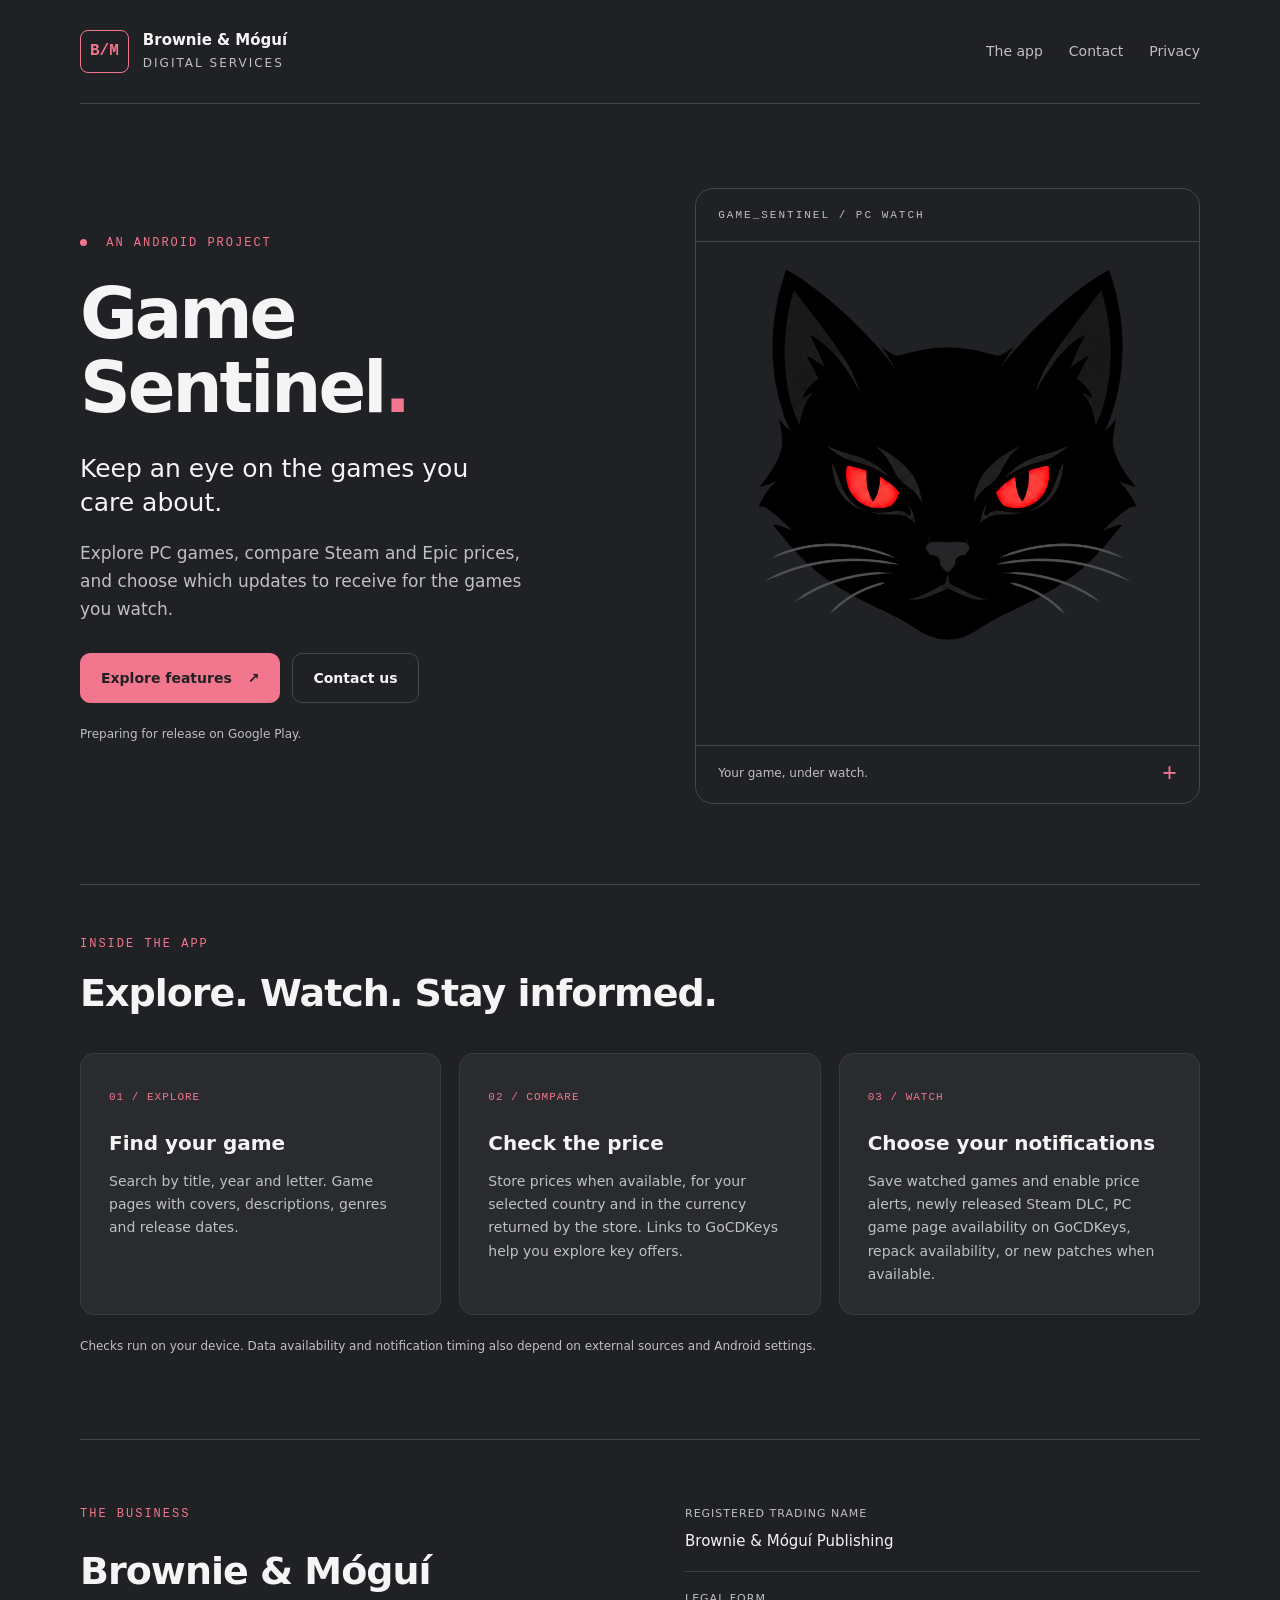
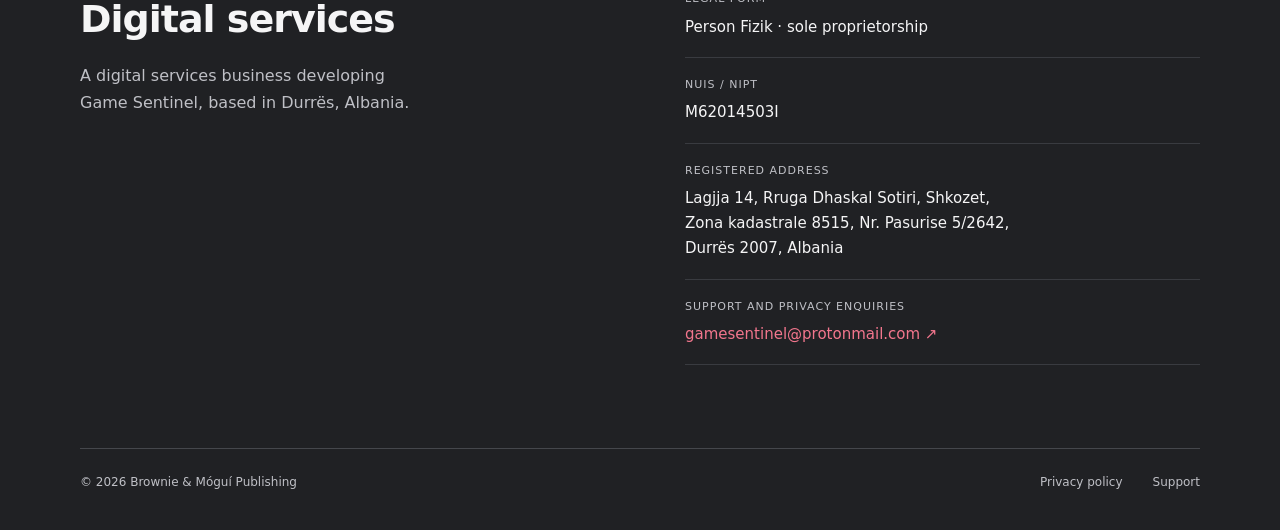
<file: index.html>
<!doctype html>
<html lang="en">
<head>
  <meta charset="utf-8">
  <meta name="viewport" content="width=device-width, initial-scale=1">
  <meta name="description" content="Brownie & Móguí Publishing presents Game Sentinel: a PC game catalogue, price comparisons and notifications for the games you watch.">
  <meta name="theme-color" content="#202124">
  <title>Game Sentinel · Brownie & Móguí Publishing</title>
  <link rel="icon" href="cat.png?v=20261013" type="image/png">
  <link rel="stylesheet" href="style.css">
</head>
<body>
  <header class="header wrap">
    <a class="brand" href="./" aria-label="Home"><span class="brand-mark" aria-hidden="true">B/M</span><span>Brownie & Móguí<span class="brand-sub">Digital services</span></span></a>
    <nav aria-label="Main navigation"><a href="#app">The app</a><a href="#contatti">Contact</a><a href="privacy.html">Privacy</a></nav>
  </header>
  <main>
    <section class="hero wrap" id="app">
      <div class="hero-copy">
        <p class="eyebrow"><span class="status-dot"></span> An Android project</p>
        <h1>Game Sentinel<span class="accent">.</span></h1>
        <p class="lead">Keep an eye on the games you care about.</p>
        <p class="intro">Explore PC games, compare Steam and Epic prices, and choose which updates to receive for the games you watch.</p>
        <div class="hero-actions"><a class="button primary" href="#funzioni">Explore features <span aria-hidden="true">↗</span></a><a class="button" href="mailto:gamesentinel@protonmail.com">Contact us</a></div>
        <p class="availability">Preparing for release on Google Play.</p>
      </div>
      <div class="hero-art"><div class="art-label">GAME_SENTINEL / PC WATCH</div><img src="cat.png?v=20261013" alt="Game Sentinel logo: a black cat with red eyes" width="640" height="640"><div class="art-bottom"><span>Your game, under watch.</span><span aria-hidden="true">+</span></div></div>
    </section>
    <section class="features wrap" id="funzioni" aria-labelledby="features-title">
      <div class="section-heading"><p class="eyebrow">Inside the app</p><h2 id="features-title">Explore. Watch. Stay informed.</h2></div>
      <div class="feature-grid">
        <article><span class="feature-number">01 / EXPLORE</span><h3>Find your game</h3><p>Search by title, year and letter. Game pages with covers, descriptions, genres and release dates.</p></article>
        <article><span class="feature-number">02 / COMPARE</span><h3>Check the price</h3><p>Store prices when available, for your selected country and in the currency returned by the store. Links to GoCDKeys help you explore key offers.</p></article>
        <article><span class="feature-number">03 / WATCH</span><h3>Choose your notifications</h3><p>Save watched games and enable price alerts, newly released Steam DLC, PC game page availability on GoCDKeys, repack availability, or new patches when available.</p></article>
      </div>
      <p class="feature-note">Checks run on your device. Data availability and notification timing also depend on external sources and Android settings.</p>
    </section>
    <section class="company wrap" id="contatti" aria-labelledby="company-title">
      <div><p class="eyebrow">The business</p><h2 id="company-title">Brownie & Móguí<br>Digital services</h2><p class="company-intro">A digital services business developing Game Sentinel, based in Durrës, Albania.</p></div>
      <div class="company-details"><dl><div><dt>Registered trading name</dt><dd>Brownie & Móguí Publishing</dd></div><div><dt>Legal form</dt><dd>Person Fizik · sole proprietorship</dd></div><div><dt>NUIS / NIPT</dt><dd>M62014503I</dd></div><div><dt>Registered address</dt><dd>Lagjja 14, Rruga Dhaskal Sotiri, Shkozet,<br>Zona kadastrale 8515, Nr. Pasurise 5/2642,<br>Durrës 2007, Albania</dd></div><div><dt>Support and privacy enquiries</dt><dd><a href="mailto:gamesentinel@protonmail.com">gamesentinel@protonmail.com <span aria-hidden="true">↗</span></a></dd></div></dl></div>
    </section>
  </main>
  <footer class="footer wrap"><span>© 2026 Brownie & Móguí Publishing</span><a href="privacy.html">Privacy policy</a><a href="mailto:gamesentinel@protonmail.com">Support</a></footer>
</body>
</html>
</file>
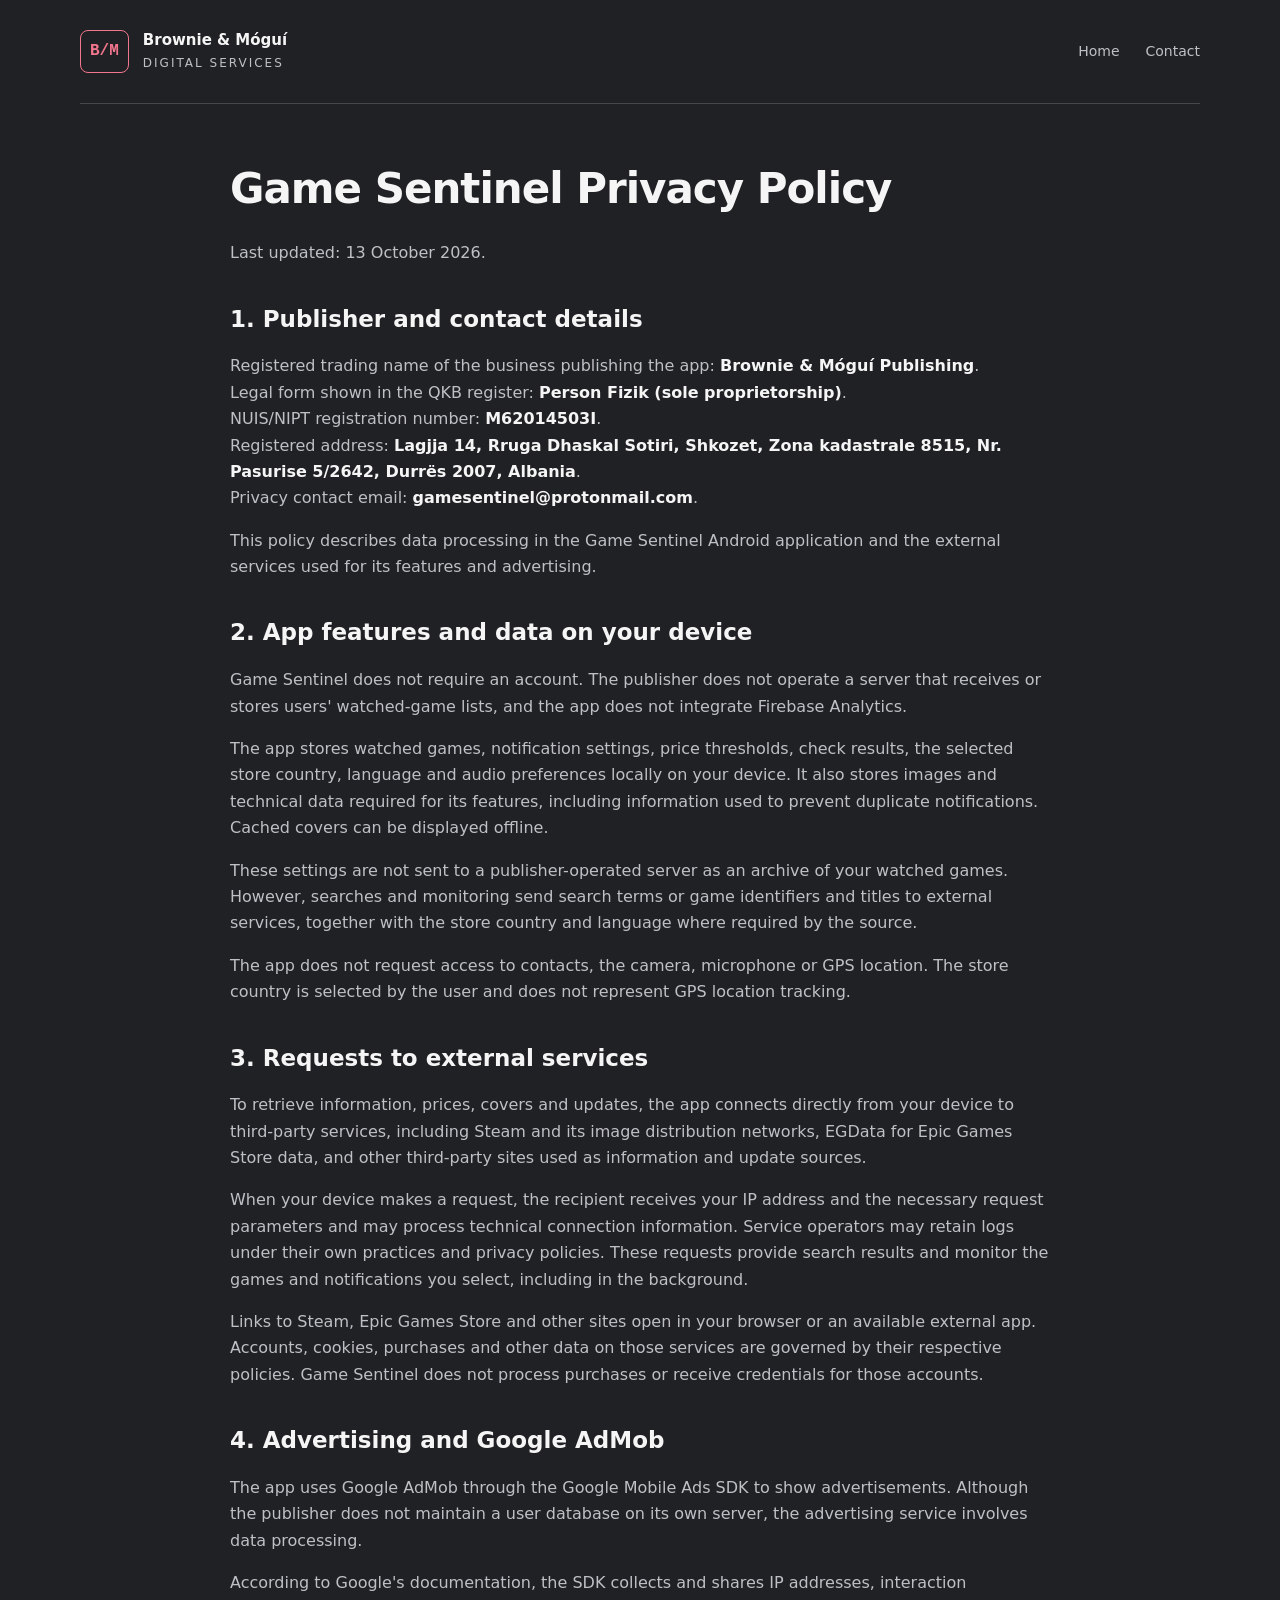
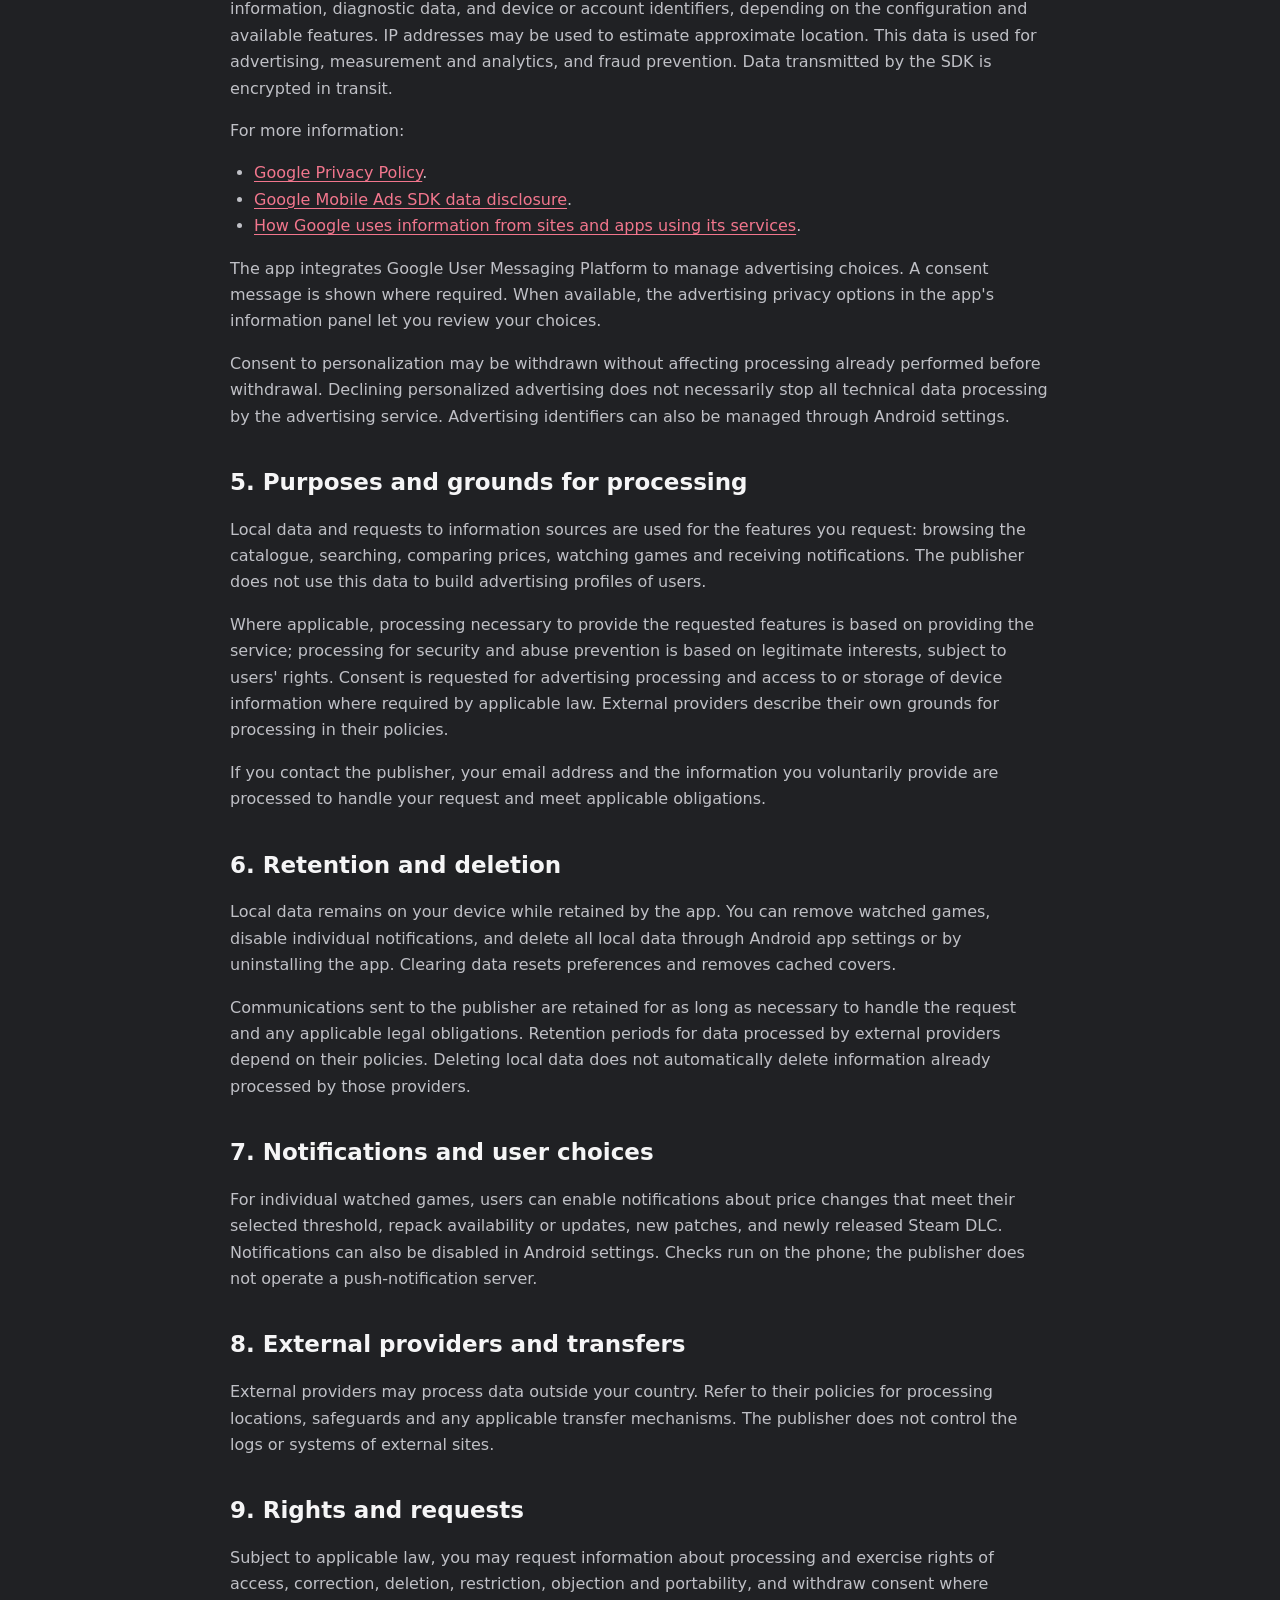
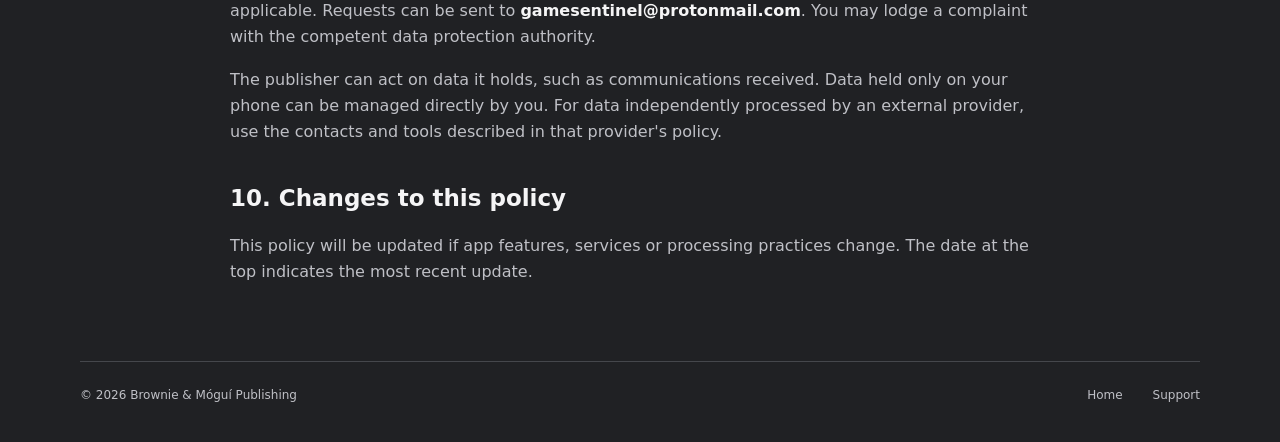
<file: privacy.html>
<!doctype html>
<html lang="en"><head><meta charset="utf-8"><meta name="viewport" content="width=device-width, initial-scale=1"><meta name="theme-color" content="#202124"><meta name="description" content="Privacy policy for the Game Sentinel Android app."><title>Privacy · Game Sentinel</title><link rel="icon" href="cat.png?v=20261013" type="image/png"><link rel="stylesheet" href="style.css"></head><body>
<header class="header wrap"><a class="brand" href="./" aria-label="Home"><span class="brand-mark" aria-hidden="true">B/M</span><span>Brownie & Móguí<span class="brand-sub">Digital services</span></span></a><nav aria-label="Main navigation"><a href="./">Home</a><a href="index.html#contatti">Contact</a></nav></header>
<main class="policy wrap">
<h1>Game Sentinel Privacy Policy</h1>
<p>Last updated: 13 October 2026.</p>
<h2>1. Publisher and contact details</h2>
<p>Registered trading name of the business publishing the app: <strong>Brownie &amp; Móguí Publishing</strong>.<br>Legal form shown in the QKB register: <strong>Person Fizik (sole proprietorship)</strong>.<br>NUIS/NIPT registration number: <strong>M62014503I</strong>.<br>Registered address: <strong>Lagjja 14, Rruga Dhaskal Sotiri, Shkozet, Zona kadastrale 8515, Nr. Pasurise 5/2642, Durrës 2007, Albania</strong>.<br>Privacy contact email: <strong>gamesentinel@protonmail.com</strong>.</p>
<p>This policy describes data processing in the Game Sentinel Android application and the external services used for its features and advertising.</p>
<h2>2. App features and data on your device</h2>
<p>Game Sentinel does not require an account. The publisher does not operate a server that receives or stores users&#x27; watched-game lists, and the app does not integrate Firebase Analytics.</p>
<p>The app stores watched games, notification settings, price thresholds, check results, the selected store country, language and audio preferences locally on your device. It also stores images and technical data required for its features, including information used to prevent duplicate notifications. Cached covers can be displayed offline.</p>
<p>These settings are not sent to a publisher-operated server as an archive of your watched games. However, searches and monitoring send search terms or game identifiers and titles to external services, together with the store country and language where required by the source.</p>
<p>The app does not request access to contacts, the camera, microphone or GPS location. The store country is selected by the user and does not represent GPS location tracking.</p>
<h2>3. Requests to external services</h2>
<p>To retrieve information, prices, covers and updates, the app connects directly from your device to third-party services, including Steam and its image distribution networks, EGData for Epic Games Store data, and other third-party sites used as information and update sources.</p>
<p>When your device makes a request, the recipient receives your IP address and the necessary request parameters and may process technical connection information. Service operators may retain logs under their own practices and privacy policies. These requests provide search results and monitor the games and notifications you select, including in the background.</p>
<p>Links to Steam, Epic Games Store and other sites open in your browser or an available external app. Accounts, cookies, purchases and other data on those services are governed by their respective policies. Game Sentinel does not process purchases or receive credentials for those accounts.</p>
<h2>4. Advertising and Google AdMob</h2>
<p>The app uses Google AdMob through the Google Mobile Ads SDK to show advertisements. Although the publisher does not maintain a user database on its own server, the advertising service involves data processing.</p>
<p>According to Google&#x27;s documentation, the SDK collects and shares IP addresses, interaction information, diagnostic data, and device or account identifiers, depending on the configuration and available features. IP addresses may be used to estimate approximate location. This data is used for advertising, measurement and analytics, and fraud prevention. Data transmitted by the SDK is encrypted in transit.</p>
<p>For more information:</p>
<ul><li><a href="https://policies.google.com/privacy?hl=en">Google Privacy Policy</a>.</li><li><a href="https://developers.google.com/admob/android/privacy/play-data-disclosure">Google Mobile Ads SDK data disclosure</a>.</li><li><a href="https://policies.google.com/technologies/partner-sites?hl=en">How Google uses information from sites and apps using its services</a>.</li></ul>
<p>The app integrates Google User Messaging Platform to manage advertising choices. A consent message is shown where required. When available, the advertising privacy options in the app&#x27;s information panel let you review your choices.</p>
<p>Consent to personalization may be withdrawn without affecting processing already performed before withdrawal. Declining personalized advertising does not necessarily stop all technical data processing by the advertising service. Advertising identifiers can also be managed through Android settings.</p>
<h2>5. Purposes and grounds for processing</h2>
<p>Local data and requests to information sources are used for the features you request: browsing the catalogue, searching, comparing prices, watching games and receiving notifications. The publisher does not use this data to build advertising profiles of users.</p>
<p>Where applicable, processing necessary to provide the requested features is based on providing the service; processing for security and abuse prevention is based on legitimate interests, subject to users&#x27; rights. Consent is requested for advertising processing and access to or storage of device information where required by applicable law. External providers describe their own grounds for processing in their policies.</p>
<p>If you contact the publisher, your email address and the information you voluntarily provide are processed to handle your request and meet applicable obligations.</p>
<h2>6. Retention and deletion</h2>
<p>Local data remains on your device while retained by the app. You can remove watched games, disable individual notifications, and delete all local data through Android app settings or by uninstalling the app. Clearing data resets preferences and removes cached covers.</p>
<p>Communications sent to the publisher are retained for as long as necessary to handle the request and any applicable legal obligations. Retention periods for data processed by external providers depend on their policies. Deleting local data does not automatically delete information already processed by those providers.</p>
<h2>7. Notifications and user choices</h2>
<p>For individual watched games, users can enable notifications about price changes that meet their selected threshold, repack availability or updates, new patches, and newly released Steam DLC. Notifications can also be disabled in Android settings. Checks run on the phone; the publisher does not operate a push-notification server.</p>
<h2>8. External providers and transfers</h2>
<p>External providers may process data outside your country. Refer to their policies for processing locations, safeguards and any applicable transfer mechanisms. The publisher does not control the logs or systems of external sites.</p>
<h2>9. Rights and requests</h2>
<p>Subject to applicable law, you may request information about processing and exercise rights of access, correction, deletion, restriction, objection and portability, and withdraw consent where applicable. Requests can be sent to <strong>gamesentinel@protonmail.com</strong>. You may lodge a complaint with the competent data protection authority.</p>
<p>The publisher can act on data it holds, such as communications received. Data held only on your phone can be managed directly by you. For data independently processed by an external provider, use the contacts and tools described in that provider&#x27;s policy.</p>
<h2>10. Changes to this policy</h2>
<p>This policy will be updated if app features, services or processing practices change. The date at the top indicates the most recent update.</p>
</main><footer class="footer wrap"><span>© 2026 Brownie & Móguí Publishing</span><a href="./">Home</a><a href="mailto:gamesentinel@protonmail.com">Support</a></footer></body></html>
</file>
<file: style.css>
:root{color-scheme:dark;--bg:#202124;--panel:#292b2f;--line:#45474c;--text:#f5f5f6;--muted:#bfc0c6;--accent:#f2768d;--width:1120px}
*{box-sizing:border-box}html{scroll-behavior:smooth;scroll-padding-top:24px}body{margin:0;background:var(--bg);color:var(--text);font-family:system-ui,-apple-system,"Segoe UI",sans-serif;line-height:1.65}a{color:inherit;text-decoration:none}a:hover{color:var(--accent)}a:focus-visible{outline:3px solid var(--accent);outline-offset:6px}img{display:block;max-width:100%;height:auto}.wrap{width:min(var(--width),calc(100% - 64px));margin-inline:auto}.header{display:flex;align-items:center;justify-content:space-between;padding-block:30px;gap:24px;border-bottom:1px solid var(--line)}.brand{display:flex;gap:14px;align-items:center;font-size:15px;font-weight:650;line-height:1.3}.brand-mark{border:1px solid var(--accent);color:var(--accent);padding:10px 9px;font-family:Consolas,monospace;font-size:16px;border-radius:8px}.brand-sub{display:block;font-size:12px;font-weight:400;color:var(--muted);letter-spacing:2px;text-transform:uppercase;margin-top:5px}nav{display:flex;gap:26px;font-size:14px;color:var(--muted)}.hero{display:grid;grid-template-columns:1.1fr 1fr;gap:60px;align-items:center;padding-block:84px 80px}.eyebrow{font-size:12px;letter-spacing:2px;text-transform:uppercase;color:var(--accent);font-family:Consolas,monospace;margin:0 0 24px}.status-dot{display:inline-block;width:7px;height:7px;background:var(--accent);border-radius:50%;margin-right:10px;vertical-align:middle}h1{font-size:clamp(42px,5.5vw,72px);line-height:1.05;letter-spacing:-3px;margin:0 0 26px;font-weight:750}.accent{color:var(--accent)}.lead{font-size:25px;line-height:1.35;margin:0 0 20px;max-width:390px}.intro{color:var(--muted);font-size:17px;max-width:460px}.hero-actions{display:flex;flex-wrap:wrap;gap:12px;margin-top:30px}.button{display:inline-flex;gap:16px;justify-content:center;align-items:center;min-height:50px;padding:12px 20px;border:1px solid var(--line);border-radius:10px;font-size:14px;font-weight:650}.primary{background:var(--accent);border-color:var(--accent);color:#202124}.primary:hover{color:#202124;background:#ff9bad}.availability{font-size:12px;color:var(--muted);margin-top:22px}.hero-art{border:1px solid var(--line);border-radius:18px;overflow:hidden;background:#202124}.art-label{font:11px Consolas,monospace;color:var(--muted);letter-spacing:2px;padding:20px 22px;border-bottom:1px solid var(--line)}.hero-art img{width:100%;aspect-ratio:1;object-fit:contain}.art-bottom{display:flex;justify-content:space-between;align-items:center;font-size:12px;gap:20px;color:var(--muted);padding:14px 22px;border-top:1px solid var(--line)}.art-bottom span:last-child{color:var(--accent);font:25px Consolas,monospace}.features{padding-block:50px 70px;border-top:1px solid var(--line)}h2{font-size:clamp(26px,3vw,38px);letter-spacing:-1px;line-height:1.25;margin:0 0 20px}.section-heading .eyebrow{margin-bottom:16px}.feature-grid{display:grid;grid-template-columns:repeat(3,1fr);gap:18px;margin-top:35px}.feature-grid article{background:var(--panel);border:1px solid #393b40;border-radius:14px;padding:28px}.feature-number{font:11px Consolas,monospace;color:var(--accent);letter-spacing:1px}.feature-grid h3{font-size:20px;line-height:1.3;margin:22px 0 14px}.feature-grid p{font-size:14px;color:var(--muted);margin:0}.feature-note{font-size:12px;color:var(--muted);max-width:760px;margin-top:22px}.company{border-top:1px solid var(--line);display:grid;grid-template-columns:1fr 1fr;gap:90px;padding-block:65px}.company-intro{color:var(--muted);max-width:350px}.company-details dl{margin:0}.company-details dl>div{padding:0 0 18px;margin-bottom:18px;border-bottom:1px solid #393b40}.company-details dt{font-size:11px;letter-spacing:1px;text-transform:uppercase;color:var(--muted);margin-bottom:6px}.company-details dd{margin:0;font-size:15px;overflow-wrap:anywhere}.company-details dd a{color:var(--accent)}.independence{border-top:1px solid var(--line);padding-block:35px}.independence h2{font-size:18px;letter-spacing:0}.independence p{font-size:13px;color:var(--muted);max-width:870px}.footer{display:flex;flex-wrap:wrap;gap:20px 30px;padding-block:24px 36px;border-top:1px solid var(--line);font-size:12px;color:var(--muted)}.footer span{margin-right:auto}.policy{max-width:820px;padding-block:60px}.policy h1{font-size:42px;letter-spacing:-1px;line-height:1.2}.policy h2{font-size:23px;letter-spacing:0;margin-top:38px}.policy p,.policy li{color:var(--muted);font-size:16px}.policy a{color:var(--accent);text-decoration:underline;text-underline-offset:3px;overflow-wrap:anywhere}.policy strong{color:var(--text)}.draft-note{padding:16px;border:1px solid var(--accent);border-radius:10px}.policy ul{padding-left:24px}
@media(max-width:850px){.hero{gap:28px;padding-block:55px}.hero h1{letter-spacing:-2px}.hero .lead{font-size:22px}.feature-grid{gap:12px}.feature-grid article{padding:20px}.company{gap:40px}.hero-art .art-bottom{font-size:10px}}@media(max-width:650px){.wrap{width:calc(100% - 36px)}.header{padding-block:20px;flex-wrap:wrap;gap:18px}nav{gap:22px;width:100%;font-size:13px}.hero{grid-template-columns:1fr;padding-block:40px;gap:30px}.hero h1{font-size:48px}.hero-copy .eyebrow{margin-bottom:20px}.intro{font-size:16px}.hero-art{max-width:420px;width:100%;margin-inline:auto}.feature-grid,.company{grid-template-columns:1fr}.feature-grid article{padding:24px}.features{padding-block:38px}.company{padding-block:40px;gap:24px}.company h2 br{display:none}.company-details dd{font-size:14px}.footer{display:grid;gap:12px}.policy{padding-block:35px}.policy h1{font-size:32px}.policy h2{font-size:22px}.policy p,.policy li{font-size:15px}}@media(prefers-reduced-motion:reduce){html{scroll-behavior:auto}}
</file>
